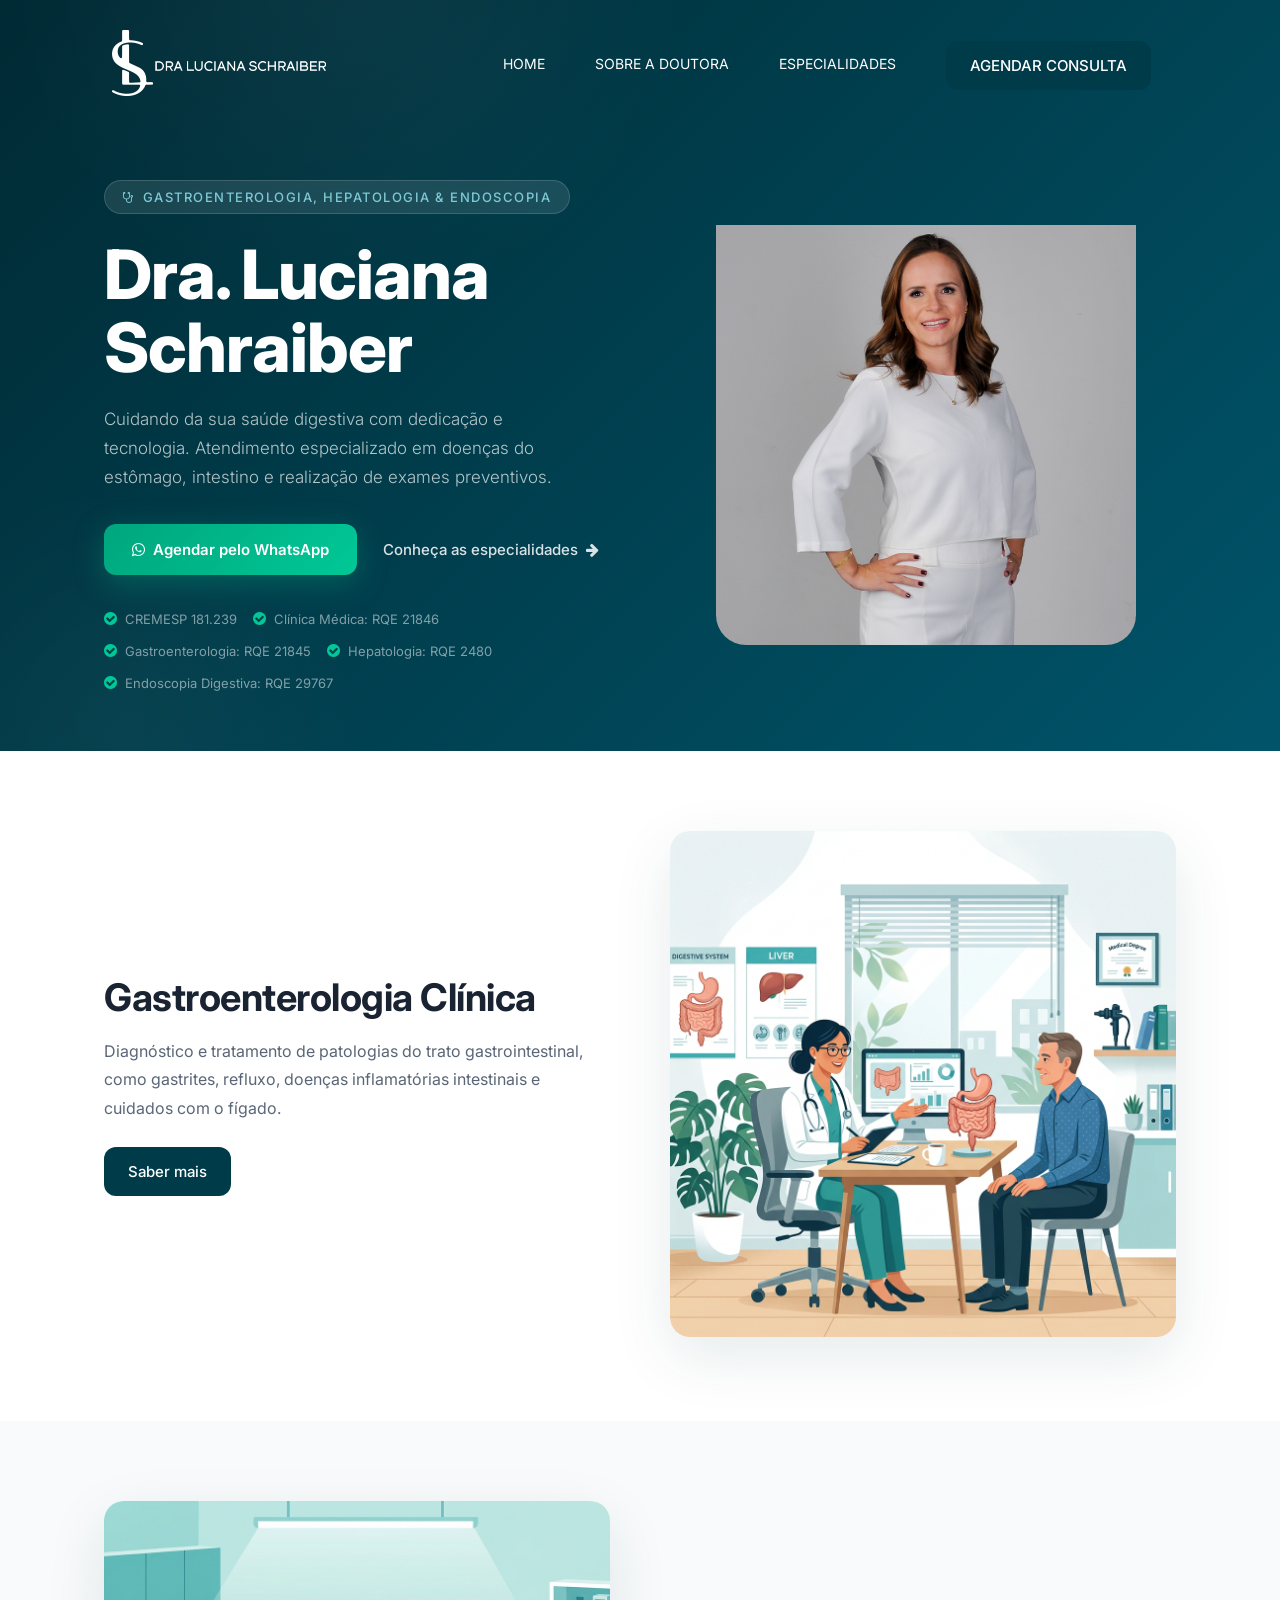
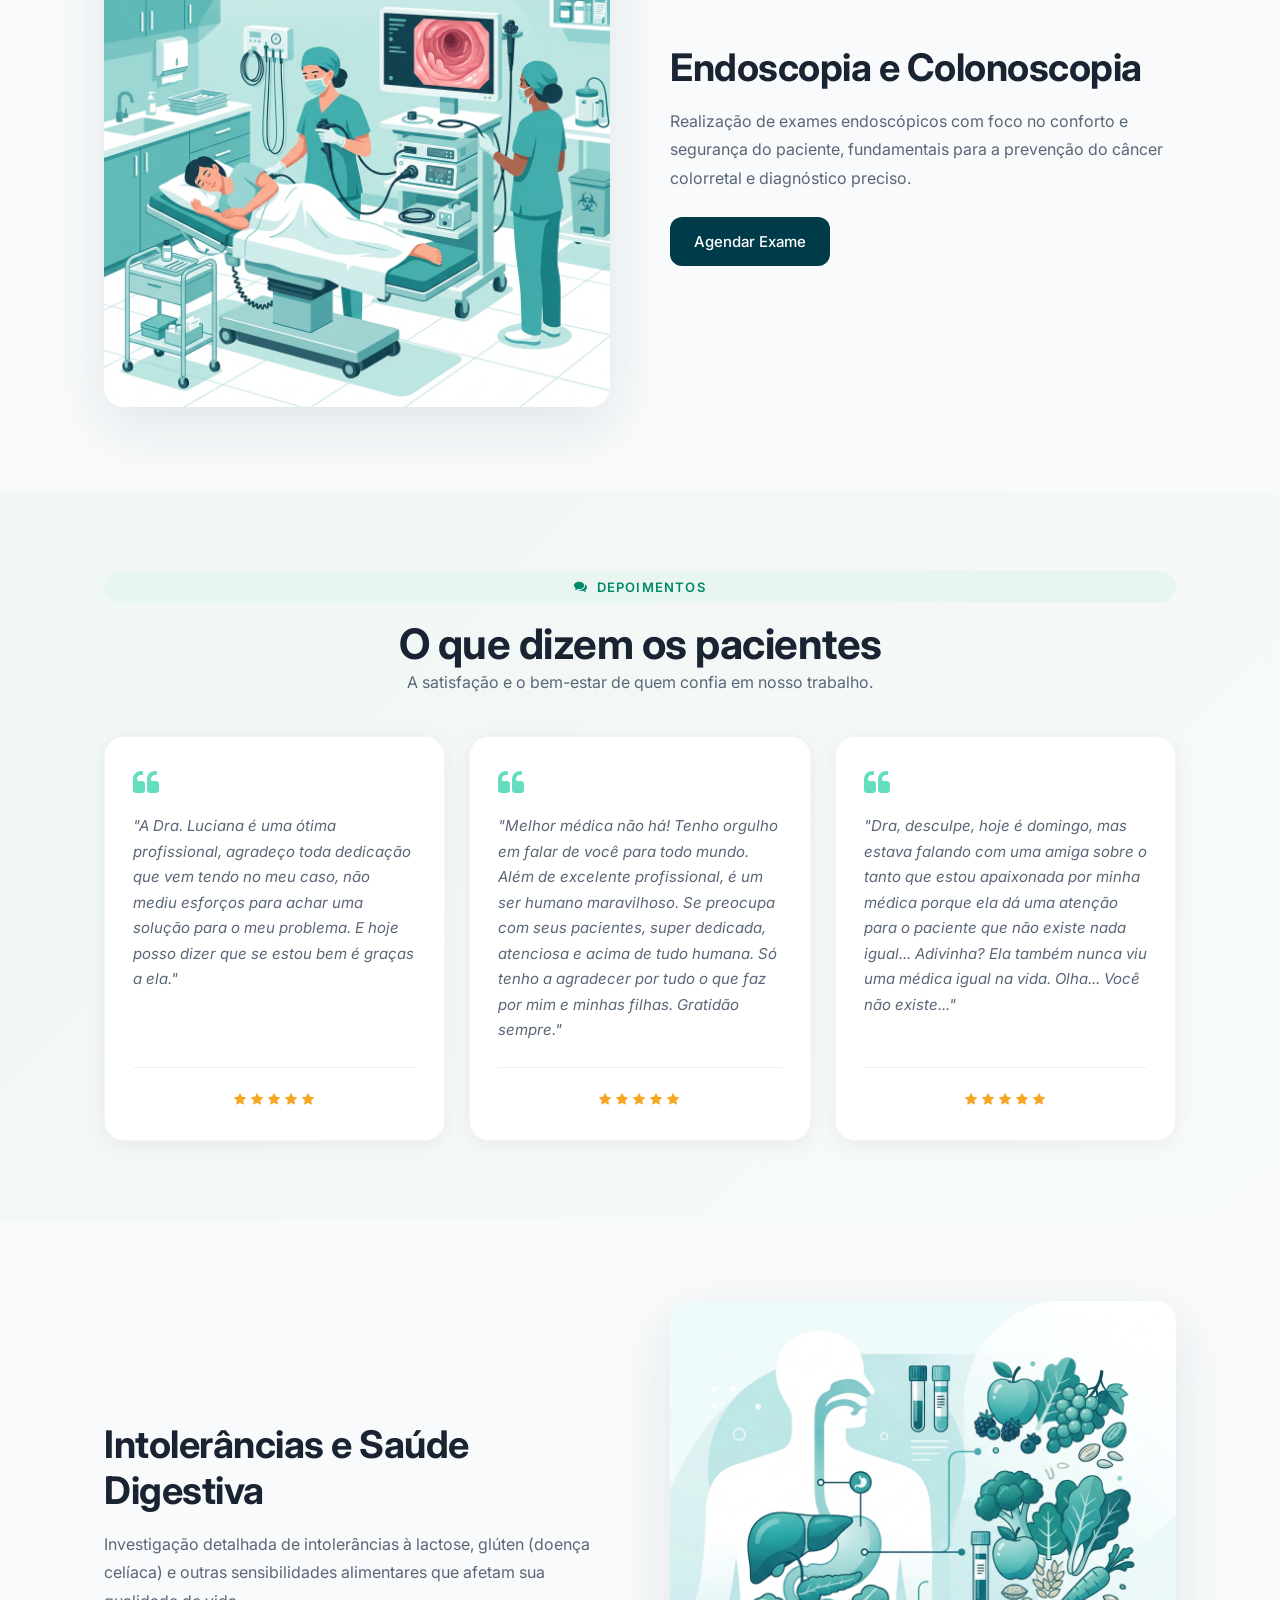
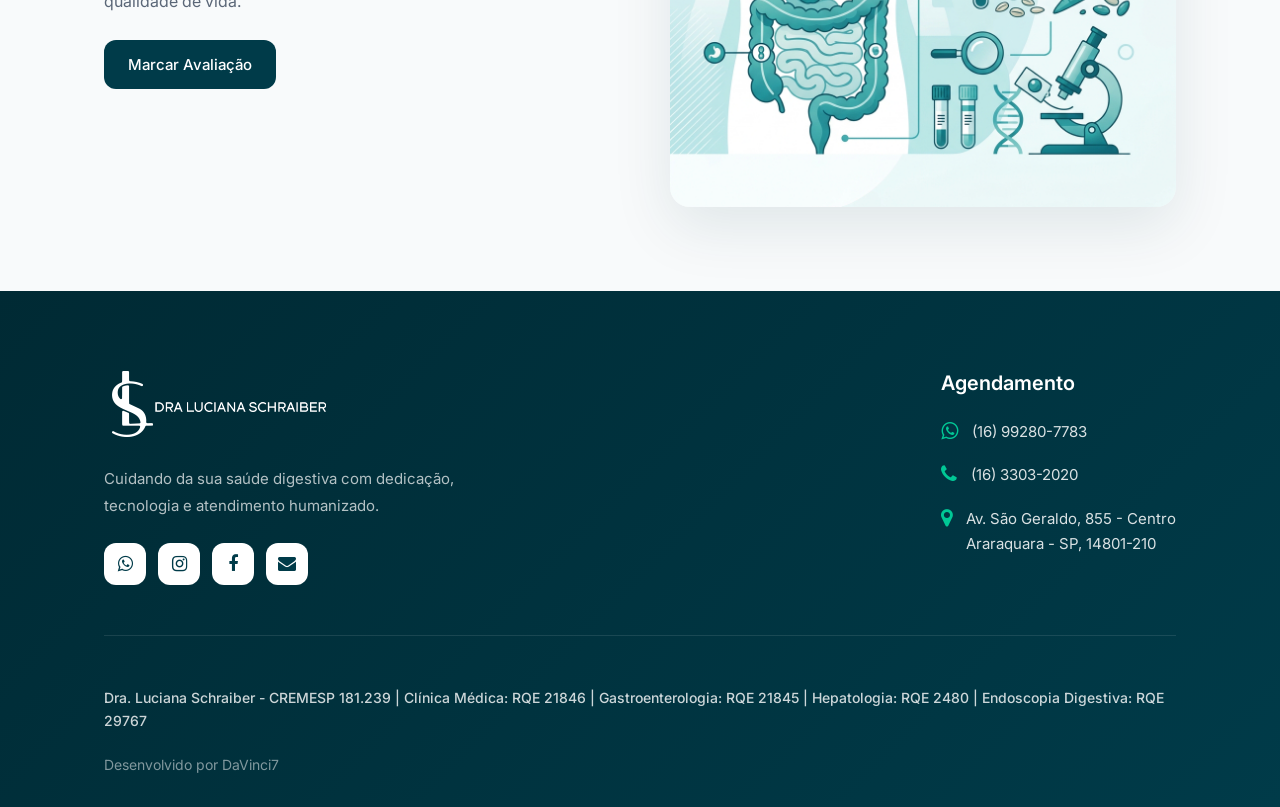
<file: index.html>
<!DOCTYPE html>
<html lang="pt-br">

<head>
    <meta charset="UTF-8">
    <meta name="viewport" content="width=device-width, initial-scale=1.0">
    <link rel="stylesheet" href="https://cdnjs.cloudflare.com/ajax/libs/font-awesome/4.7.0/css/font-awesome.css"
        integrity="sha512-5A8nwdMOWrSz20fDsjczgUidUBR8liPYU+WymTZP1lmY9G6Oc7HlZv156XqnsgNUzTyMefFTcsFH/tnJE/+xBg=="
        crossorigin="anonymous" referrerpolicy="no-referrer" />
    <link rel="stylesheet" href="CSS/style.css">
    <title>Dra. Luciana Schraiber | Gastroenterologia, Hepatologia e Endoscopia</title>
</head>

<body>
    <header class="hero-home">
        <div class="container">
            <nav>
                <a href="index.html">
                    <img src="img/img/logo.png" alt="Logo Dra. Luciana Schraiber">
                </a>
                <ul class="ul">
                    <a href="index.html">Home</a>
                    <a href="sobre.html">Sobre a Doutora</a>
                    <a href="servicos.html">Especialidades</a>
                    <a class="btn" href="contato.html">Agendar Consulta</a>
                    <div class="close-icon" onclick="closeMenu()">
                        <i class="fa fa-times-circle"></i>
                    </div>
                </ul>
                <div class="menu-icon" onclick="openMenu()">
                    <i class="fa fa-bars"></i>
                </div>
            </nav>

            <section class="hero-banner">
                <div class="hero-text">
                    <span class="hero-tag"><i class="fa fa-stethoscope"></i> Gastroenterologia, Hepatologia & Endoscopia</span>
                    <h1>Dra. Luciana<br>Schraiber</h1>
                    <p>Cuidando da sua saúde digestiva com dedicação e tecnologia. Atendimento especializado em doenças
                        do estômago, intestino e realização de exames preventivos.</p>
                    <div class="hero-cta">
                        <a href="" class="btn animate-btn" onclick="enviarMensagemWhatsApp()"><i class="fa fa-whatsapp"></i> Agendar pelo WhatsApp</a>
                        <a href="servicos.html" class="btn-outline">Conheça as especialidades <i class="fa fa-arrow-right"></i></a>
                    </div>
                    <div class="hero-badges">
                        <div class="badge-item">
                            <i class="fa fa-check-circle"></i>
                            <span>CREMESP 181.239</span>
                        </div>
                        <div class="badge-item">
                            <i class="fa fa-check-circle"></i>
                            <span>Clínica Médica: RQE 21846</span>
                        </div>
                        <div class="badge-item">
                            <i class="fa fa-check-circle"></i>
                            <span>Gastroenterologia: RQE 21845</span>
                        </div>
                        <div class="badge-item">
                            <i class="fa fa-check-circle"></i>
                            <span>Hepatologia: RQE 2480</span>
                        </div>
                        <div class="badge-item">
                            <i class="fa fa-check-circle"></i>
                            <span>Endoscopia Digestiva: RQE 29767</span>
                        </div>
                    </div>
                </div>
                <div class="hero-image">
                    <div class="hero-image-wrapper">
                        <img src="img/img/dra-luciana.png" alt="Dra. Luciana Schraiber - Gastroenterologista">
                    </div>
                    <!--
                    <div class="hero-float-card card-top">
                        <i class="fa fa-heartbeat"></i>
                        <div>
                            <strong>+5.000</strong>
                            <span>Pacientes atendidos</span>
                        </div>
                    </div>
                    <div class="hero-float-card card-bottom">
                        <i class="fa fa-calendar-check-o"></i>
                        <div>
                            <strong>+10 anos</strong>
                            <span>de experiência</span>
                        </div>
                    </div>
                    -->
                </div>
            </section>
        </div>
    </header>

    <section class="faca-mais">
        <div class="container">
            <div class="faca-mais-text">
                <h3>Gastroenterologia Clínica</h3>
                <p>Diagnóstico e tratamento de patologias do trato gastrointestinal, como gastrites, refluxo, doenças
                    inflamatórias intestinais e cuidados com o fígado.</p>
                <a href="contato.html" class="btn animate-btn">Saber mais</a>
            </div>
            <div class="faca-mais-img">
                <img src="img/img/gastro-clinica.png" alt="Consulta de Gastroenterologia">
            </div>
        </div>
    </section>


    <section class="faca-mais">
        <div class="container">
            <div class="faca-mais-img">
                <img src="img/img/endoscopia.png" alt="Procedimento de Endoscopia e Colonoscopia">
            </div>
            <div class="faca-mais-text">
                <h3>Endoscopia e Colonoscopia</h3>
                <p>Realização de exames endoscópicos com foco no conforto e segurança do paciente, fundamentais para a
                    prevenção do câncer colorretal e diagnóstico preciso.</p>
                <a href="contato.html" class="btn animate-btn">Agendar Exame</a>
            </div>
        </div>
    </section>


    <section class="depoimentos">
        <div class="container">
            <span class="section-tag"><i class="fa fa-comments"></i> Depoimentos</span>
            <h3>O que dizem os pacientes</h3>
            <p>A satisfação e o bem-estar de quem confia em nosso trabalho.</p>
            <div class="cards">

                <!-- CARD 1 -->
                <div class="card-item">
                    <div class="card-quote"><i class="fa fa-quote-left"></i></div>
                    <p class="depoimento-user">"A Dra. Luciana é uma ótima profissional, agradeço toda dedicação que vem tendo no meu caso, não mediu esforços para achar uma solução para o meu problema. E hoje posso dizer que se estou bem é graças a ela."</p>
                    <div class="card-footer" style="justify-content: center;">
                        <div class="estrelas">
                            <i class="fa fa-star" aria-hidden="true"></i>
                            <i class="fa fa-star" aria-hidden="true"></i>
                            <i class="fa fa-star" aria-hidden="true"></i>
                            <i class="fa fa-star" aria-hidden="true"></i>
                            <i class="fa fa-star" aria-hidden="true"></i>
                        </div>
                    </div>
                </div>

                <!-- CARD 2 -->
                <div class="card-item">
                    <div class="card-quote"><i class="fa fa-quote-left"></i></div>
                    <p class="depoimento-user">"Melhor médica não há! Tenho orgulho em falar de você para todo mundo. Além de excelente profissional, é um ser humano maravilhoso. Se preocupa com seus pacientes, super dedicada, atenciosa e acima de tudo humana. Só tenho a agradecer por tudo o que faz por mim e minhas filhas. Gratidão sempre."</p>
                    <div class="card-footer" style="justify-content: center;">
                        <div class="estrelas">
                            <i class="fa fa-star" aria-hidden="true"></i>
                            <i class="fa fa-star" aria-hidden="true"></i>
                            <i class="fa fa-star" aria-hidden="true"></i>
                            <i class="fa fa-star" aria-hidden="true"></i>
                            <i class="fa fa-star" aria-hidden="true"></i>
                        </div>
                    </div>
                </div>

                <!-- CARD 3 -->
                <div class="card-item">
                    <div class="card-quote"><i class="fa fa-quote-left"></i></div>
                    <p class="depoimento-user">"Dra, desculpe, hoje é domingo, mas estava falando com uma amiga sobre o tanto que estou apaixonada por minha médica porque ela dá uma atenção para o paciente que não existe nada igual... Adivinha? Ela também nunca viu uma médica igual na vida. Olha... Você não existe..."</p>
                    <div class="card-footer" style="justify-content: center;">
                        <div class="estrelas">
                            <i class="fa fa-star" aria-hidden="true"></i>
                            <i class="fa fa-star" aria-hidden="true"></i>
                            <i class="fa fa-star" aria-hidden="true"></i>
                            <i class="fa fa-star" aria-hidden="true"></i>
                            <i class="fa fa-star" aria-hidden="true"></i>
                        </div>
                    </div>
                </div>
            </div>
        </div>
    </section>


    <!--
    <section class="clientes">
        <div class="container">
            <span class="section-tag"><i class="fa fa-shield"></i> Convênios</span>
            <h3>Convênios Atendidos</h3>
            <p>Trabalhamos com os principais planos de saúde para facilitar seu acesso.</p>
            <div class="logos-grid">
                <div class="logo-item">
                    <img src="img/img/unimed.png" alt="Unimed">
                </div>
                <div class="logo-item">
                    <img src="img/img/bradesco.png" alt="Bradesco Saúde">
                </div>
                <div class="logo-item">
                    <img src="img/img/sulamerica.png" alt="SulAmérica">
                </div>
                <div class="logo-item">
                    <img src="img/img/amil.png" alt="Amil">
                </div>
            </div>
        </div>
    </section>
    -->


    <section class="faca-mais">
        <div class="container">
            <div class="faca-mais-text">
                <h3>Intolerâncias e Saúde Digestiva</h3>
                <p>Investigação detalhada de intolerâncias à lactose, glúten (doença celíaca) e outras sensibilidades
                    alimentares que afetam sua qualidade de vida.</p>
                <a href="contato.html" class="btn animate-btn">Marcar Avaliação</a>
            </div>
            <div class="faca-mais-img">
                <img src="img/img/saude-digestiva.png" alt="Saúde Digestiva e Intolerâncias">
            </div>
        </div>
    </section>


    <footer class="footer">
        <div class="container">
            <div class="footer-content">
                <div class="footer-brand">
                    <img src="img/img/logo.png" alt="Logo Dra. Luciana Schraiber" class="footer-logo">
                    <p>Cuidando da sua saúde digestiva com dedicação, tecnologia e atendimento humanizado.</p>
                    <div class="links">
                        <a href="https://wa.me/5516992807783" target="_blank" aria-label="WhatsApp"> <i class="fa fa-whatsapp"></i> </a>
                        <a href="https://www.instagram.com/scopia.endoscopia/" target="_blank" aria-label="Instagram"> <i class="fa fa-instagram"></i> </a>
                        <a href="https://www.facebook.com/share/1bHiFmFARU/" target="_blank" aria-label="Facebook"> <i class="fa fa-facebook"></i> </a>
                        <a href="mailto:clinicabedran_schraiber@outlook.com" aria-label="E-mail"> <i class="fa fa-envelope"></i> </a>
                    </div>
                </div>
                <div class="footer-contact">
                    <h4>Agendamento</h4>
                    <p><i class="fa fa-whatsapp"></i> (16) 99280-7783</p>
                    <p><i class="fa fa-phone"></i> (16) 3303-2020</p>
                    <p><i class="fa fa-map-marker"></i> Av. São Geraldo, 855 - Centro<br>Araraquara - SP, 14801-210</p>
                </div>
            </div>
            <div class="footer-bottom">
                <p>Dra. Luciana Schraiber - CREMESP 181.239 | Clínica Médica: RQE 21846 | Gastroenterologia: RQE 21845 | Hepatologia: RQE 2480 | Endoscopia Digestiva: RQE 29767</p>
                <p>Desenvolvido por DaVinci7</p>
            </div>
        </div>
    </footer>

    <script src="js/main.js"></script>
</body>

</html>
</file>
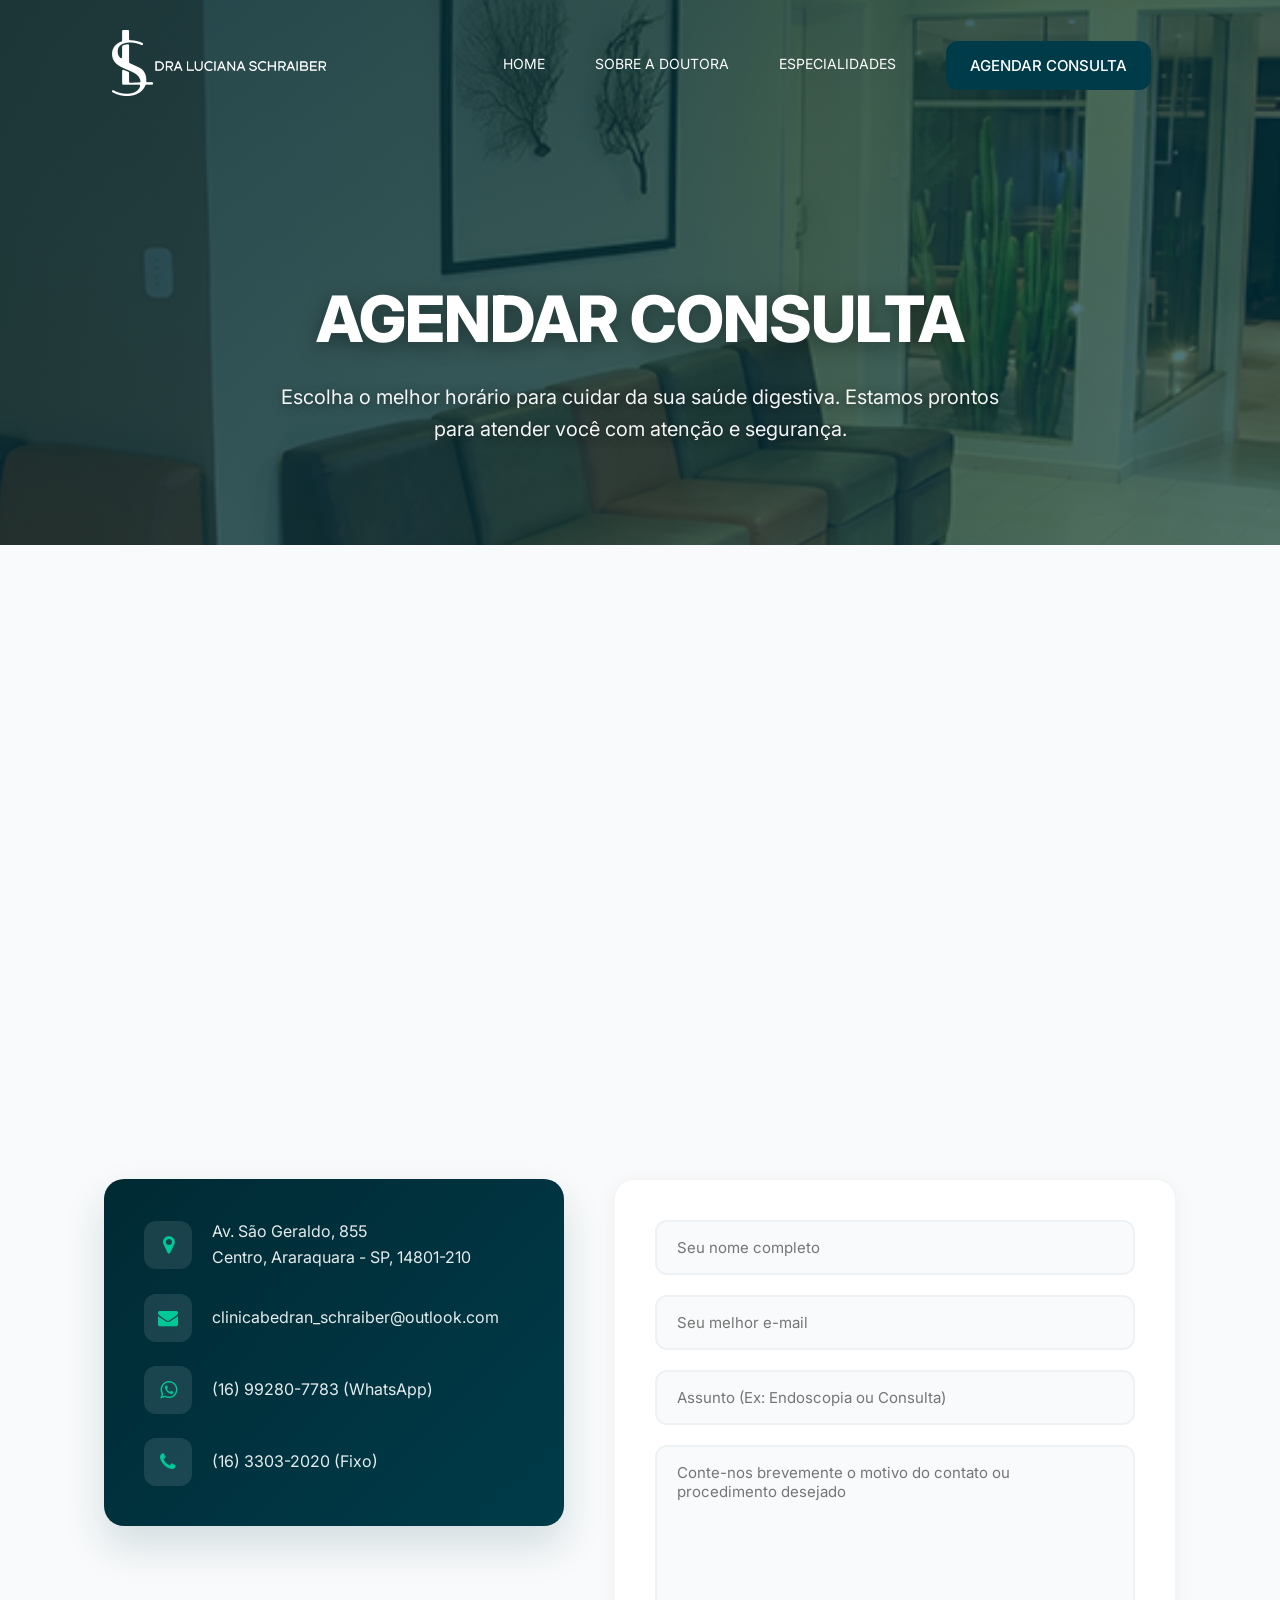
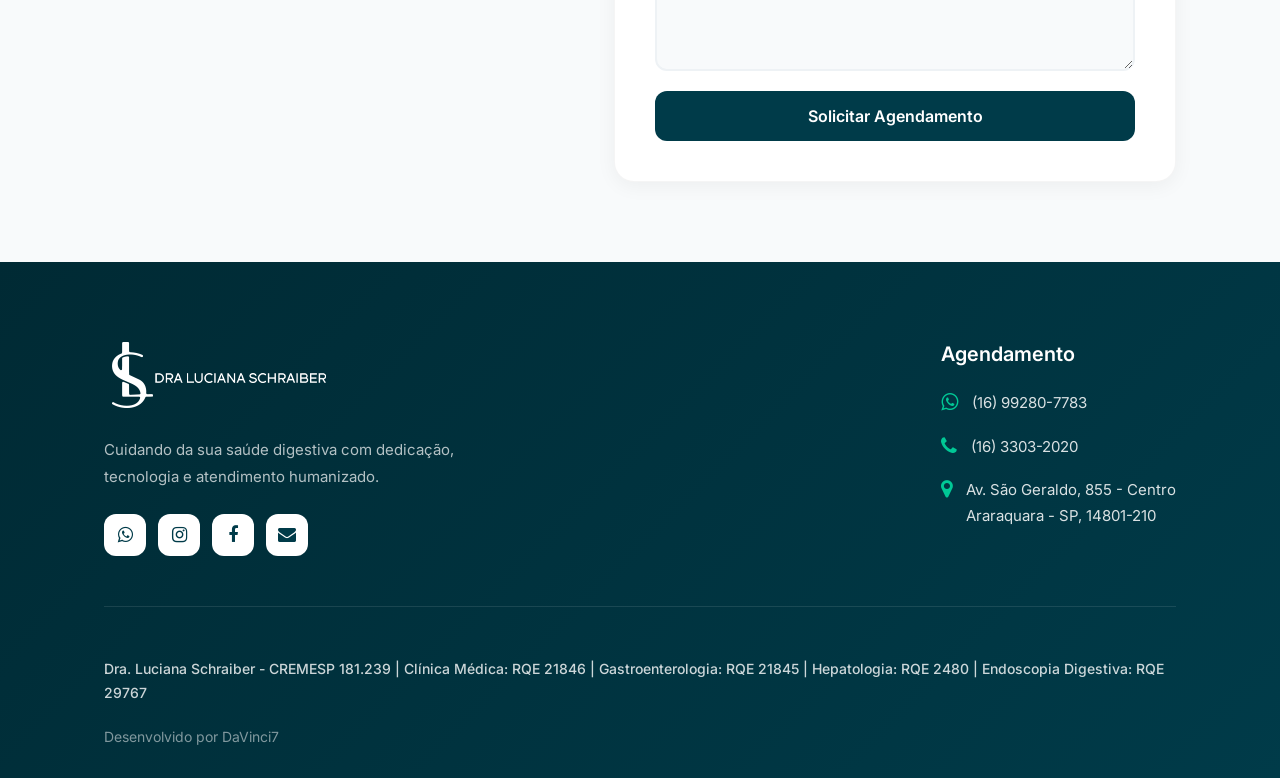
<file: contato.html>
<!DOCTYPE html>
<html lang="pt-br">

<head>
    <meta charset="UTF-8">
    <meta name="viewport" content="width=device-width, initial-scale=1.0">
    <link rel="stylesheet" href="https://cdnjs.cloudflare.com/ajax/libs/font-awesome/4.7.0/css/font-awesome.css"
        integrity="sha512-5A8nwdMOWrSz20fDsjczgUidUBR8liPYU+WymTZP1lmY9G6Oc7HlZv156XqnsgNUzTyMefFTcsFH/tnJE/+xBg=="
        crossorigin="anonymous" referrerpolicy="no-referrer" />
    <link rel="stylesheet" href="CSS/style.css">
    <title>Agendar Consulta | Dra. Luciana Schraiber</title>
</head>

<body>
    <header style="background-image: url('img/img/banner-contato-novo.png'); background-position: center; background-size: cover;">
        <div class="container">
            <nav>
                <a href="index.html">
                    <img src="img/img/logo.png" alt="Logo Dra. Luciana Schraiber">
                </a>
                <ul class="ul">
                    <a href="index.html">Home</a>
                    <a href="sobre.html">Sobre a Doutora</a>
                    <a href="servicos.html">Especialidades</a>
                    <a class="btn" href="contato.html">Agendar Consulta</a>
                    <div class="close-icon" onclick="closeMenu()">
                        <i class="fa fa-times-circle"></i>
                    </div>
                </ul>
                <div class="menu-icon" onclick="openMenu()">
                    <i class="fa fa-bars"></i>
                </div>
            </nav>

            <section class="banner">
                <div class="banner-text">
                    <h1>AGENDAR CONSULTA</h1>
                    <p>Escolha o melhor horário para cuidar da sua saúde digestiva. Estamos prontos para atender você
                        com atenção e segurança.</p>
                </div>
            </section>
        </div>
    </header>


    <section class="contato">
        <div class="container">
            <div class="mapa">
                <iframe
                    src="https://maps.google.com/maps?q=Av.%20S%C3%A3o%20Geraldo,%20855%20-%20Centro,%20Araraquara%20-%20SP,%2014801-210&t=&z=15&ie=UTF8&iwloc=&output=embed"
                    width="100%" height="500" style="border:0;" allowfullscreen="" loading="lazy"
                    referrerpolicy="no-referrer-when-downgrade"></iframe>
            </div>
            <div class="contato-info">
                <div class="left-side">
                    <div>
                        <i class="fa fa-map-marker"></i>
                        <p>Av. São Geraldo, 855<br>Centro, Araraquara - SP, 14801-210</p>
                    </div>
                    <div>
                        <i class="fa fa-envelope"></i>
                        <p>clinicabedran_schraiber@outlook.com</p>
                    </div>
                    <div>
                        <i class="fa fa-whatsapp"></i>
                        <p>(16) 99280-7783 (WhatsApp)</p>
                    </div>
                    <div>
                        <i class="fa fa-phone"></i>
                        <p>(16) 3303-2020 (Fixo)</p>
                    </div>
                </div>
                <div class="right-side">
                    <form id="formulario-contato">
                        <input type="text" id="nome" placeholder="Seu nome completo" required>
                        <input type="email" id="email" placeholder="Seu melhor e-mail" required>
                        <input type="text" id="assunto" placeholder="Assunto (Ex: Endoscopia ou Consulta)" required>
                        <textarea id="mensagem" cols="30" rows="10"
                            placeholder="Conte-nos brevemente o motivo do contato ou procedimento desejado"
                            required></textarea>
                        <button type="button" class="btn" onclick="enviarFormWhatsApp()">Solicitar Agendamento</button>

                    </form>
                </div>
            </div>
        </div>
    </section>


    <footer class="footer">
        <div class="container">
            <div class="footer-content">
                <div class="footer-brand">
                    <img src="img/img/logo.png" alt="Logo Dra. Luciana Schraiber" class="footer-logo">
                    <p>Cuidando da sua saúde digestiva com dedicação, tecnologia e atendimento humanizado.</p>
                    <div class="links">
                        <a href="https://wa.me/5516992807783" target="_blank" aria-label="WhatsApp"> <i class="fa fa-whatsapp"></i> </a>
                        <a href="https://www.instagram.com/scopia.endoscopia/" target="_blank" aria-label="Instagram"> <i class="fa fa-instagram"></i> </a>
                        <a href="https://www.facebook.com/share/1bHiFmFARU/" target="_blank" aria-label="Facebook"> <i class="fa fa-facebook"></i> </a>
                        <a href="mailto:clinicabedran_schraiber@outlook.com" aria-label="E-mail"> <i class="fa fa-envelope"></i> </a>
                    </div>
                </div>
                <div class="footer-contact">
                    <h4>Agendamento</h4>
                    <p><i class="fa fa-whatsapp"></i> (16) 99280-7783</p>
                    <p><i class="fa fa-phone"></i> (16) 3303-2020</p>
                    <p><i class="fa fa-map-marker"></i> Av. São Geraldo, 855 - Centro<br>Araraquara - SP, 14801-210</p>
                </div>
            </div>
            <div class="footer-bottom">
                <p>Dra. Luciana Schraiber - CREMESP 181.239 | Clínica Médica: RQE 21846 | Gastroenterologia: RQE 21845 | Hepatologia: RQE 2480 | Endoscopia Digestiva: RQE 29767</p>
                <p>Desenvolvido por DaVinci7</p>
            </div>
        </div>
    </footer>

    <script src="js/main.js"></script>
</body>

</html>
</file>
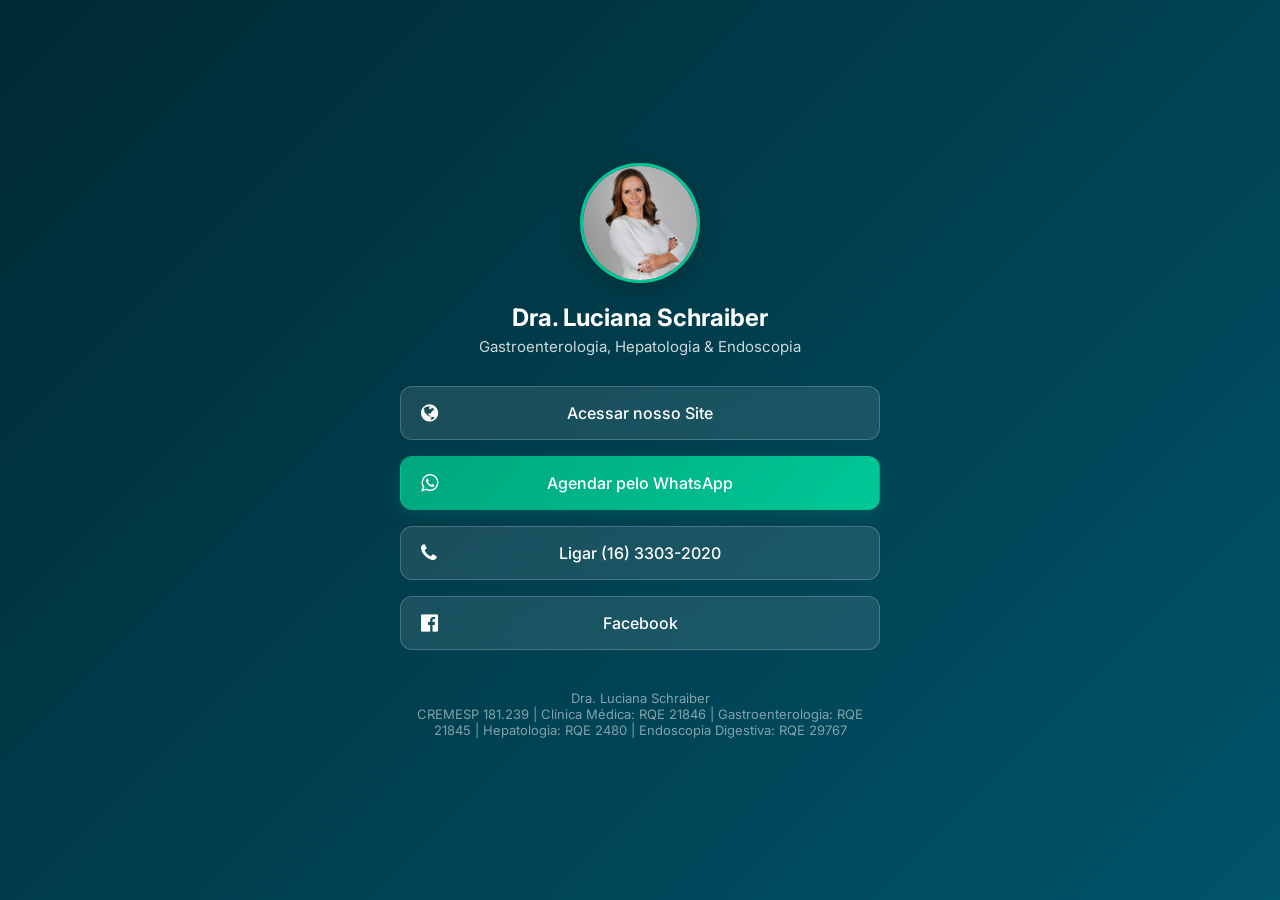
<file: link.html>
<!DOCTYPE html>
<html lang="pt-br">

<head>
    <meta charset="UTF-8">
    <meta name="viewport" content="width=device-width, initial-scale=1.0">
    <link rel="stylesheet" href="https://cdnjs.cloudflare.com/ajax/libs/font-awesome/4.7.0/css/font-awesome.css"
        integrity="sha512-5A8nwdMOWrSz20fDsjczgUidUBR8liPYU+WymTZP1lmY9G6Oc7HlZv156XqnsgNUzTyMefFTcsFH/tnJE/+xBg=="
        crossorigin="anonymous" referrerpolicy="no-referrer" />
    <link href="https://fonts.googleapis.com/css2?family=Inter:wght@100..900&display=swap" rel="stylesheet">
    <title>Links | Dra. Luciana Schraiber</title>
    <style>
        * {
            margin: 0;
            padding: 0;
            box-sizing: border-box;
            text-decoration: none;
            outline: none;
            font-family: "Inter", sans-serif;
        }

        body {
            background: linear-gradient(135deg, #002a34 0%, #003b49 40%, #00546a 100%);
            color: white;
            min-height: 100vh;
            display: flex;
            justify-content: center;
            align-items: center;
            padding: 40px 20px;
        }

        .linktree-container {
            width: 100%;
            max-width: 480px;
            display: flex;
            flex-direction: column;
            align-items: center;
        }

        .profile-img {
            width: 120px;
            height: 120px;
            border-radius: 50%;
            object-fit: cover;
            border: 3px solid #00c896;
            margin-bottom: 20px;
            box-shadow: 0 8px 25px rgba(0, 0, 0, 0.2);
        }

        .profile-name {
            font-size: 24px;
            font-weight: 700;
            margin-bottom: 5px;
            text-align: center;
        }

        .profile-desc {
            font-size: 15px;
            color: rgba(255, 255, 255, 0.8);
            margin-bottom: 30px;
            text-align: center;
        }

        .links-wrapper {
            width: 100%;
            display: flex;
            flex-direction: column;
            gap: 16px;
        }

        .link-btn {
            display: flex;
            align-items: center;
            justify-content: center;
            width: 100%;
            background-color: rgba(255, 255, 255, 0.1);
            border: 1px solid rgba(255, 255, 255, 0.2);
            color: white;
            padding: 16px 20px;
            border-radius: 12px;
            font-size: 16px;
            font-weight: 500;
            transition: all 0.3s ease;
            position: relative;
            backdrop-filter: blur(10px);
            -webkit-backdrop-filter: blur(10px);
        }

        .link-btn i {
            position: absolute;
            left: 20px;
            font-size: 20px;
        }

        .link-btn:hover {
            background-color: #00c896;
            border-color: #00c896;
            transform: translateY(-3px);
            box-shadow: 0 8px 20px rgba(0, 200, 150, 0.3);
            color: white;
        }
        
        .whatsapp-btn {
            background: linear-gradient(135deg, #00a67e, #00c896);
            border-color: transparent;
            box-shadow: 0 4px 15px rgba(0, 166, 126, 0.2);
        }

        .whatsapp-btn:hover {
            background: linear-gradient(135deg, #00c896, #00a67e);
            border-color: transparent;
        }

        .footer-text {
            margin-top: 40px;
            font-size: 13px;
            color: rgba(255, 255, 255, 0.5);
            text-align: center;
        }
    </style>
</head>

<body>
    <div class="linktree-container">
        <!-- Logo -->
        <img src="img/img/sobre-doutora-nova.png" alt="Dra. Luciana Schraiber" class="profile-img">
        
        <h1 class="profile-name">Dra. Luciana Schraiber</h1>
        <p class="profile-desc">Gastroenterologia, Hepatologia & Endoscopia</p>

        <div class="links-wrapper">
            <!-- Site Home -->
            <a href="index.html" class="link-btn">
                <i class="fa fa-globe"></i> Acessar nosso Site
            </a>

            <!-- WhatsApp -->
            <a href="https://wa.me/5516992807783" class="link-btn whatsapp-btn" target="_blank">
                <i class="fa fa-whatsapp"></i> Agendar pelo WhatsApp
            </a>
            
            <!-- Telefone Fixo -->
            <a href="tel:+551633032020" class="link-btn">
                <i class="fa fa-phone"></i> Ligar (16) 3303-2020
            </a>
            
            <!-- Facebook -->
            <a href="https://www.facebook.com/share/1bHiFmFARU/" class="link-btn" target="_blank">
                <i class="fa fa-facebook-official"></i> Facebook
            </a>
        </div>

        <div class="footer-text">
            Dra. Luciana Schraiber <br> CREMESP 181.239 | Clínica Médica: RQE 21846 | Gastroenterologia: RQE 21845 | Hepatologia: RQE 2480 | Endoscopia Digestiva: RQE 29767
        </div>
    </div>
</body>

</html>
</file>
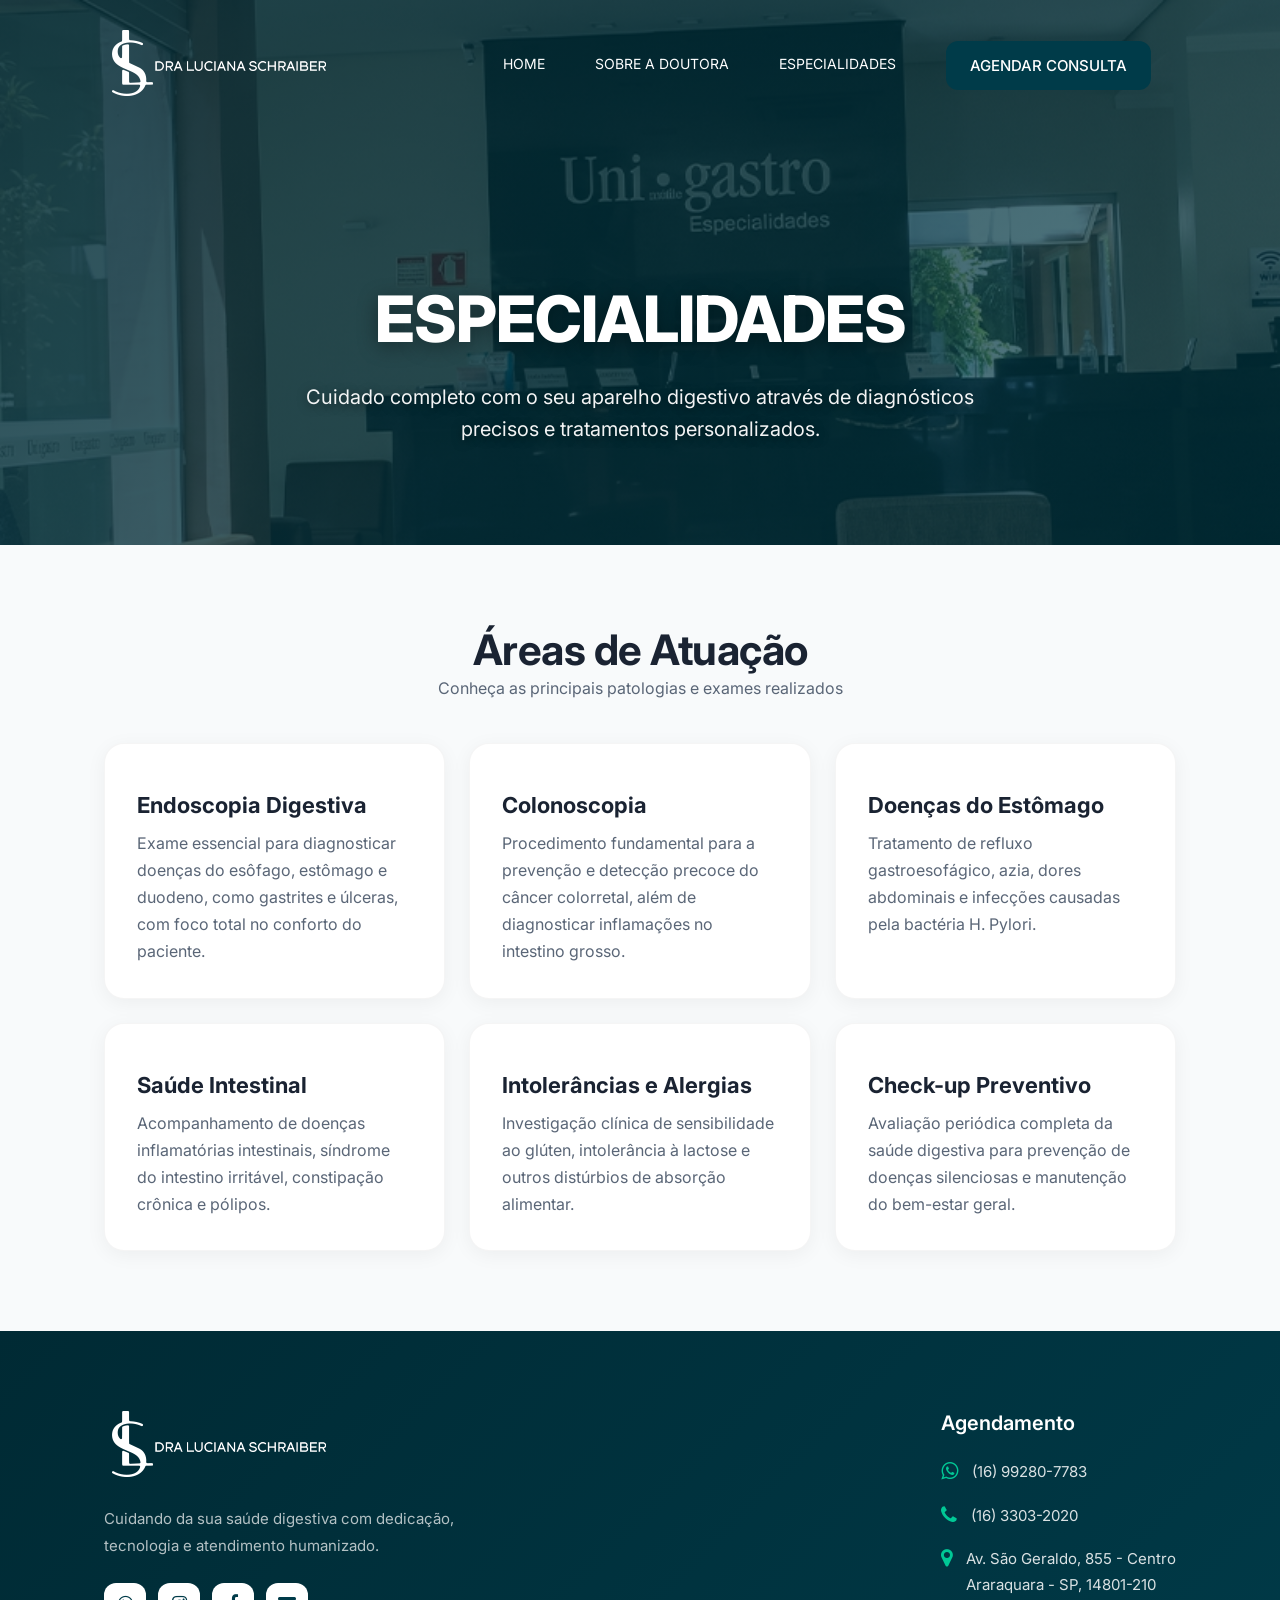
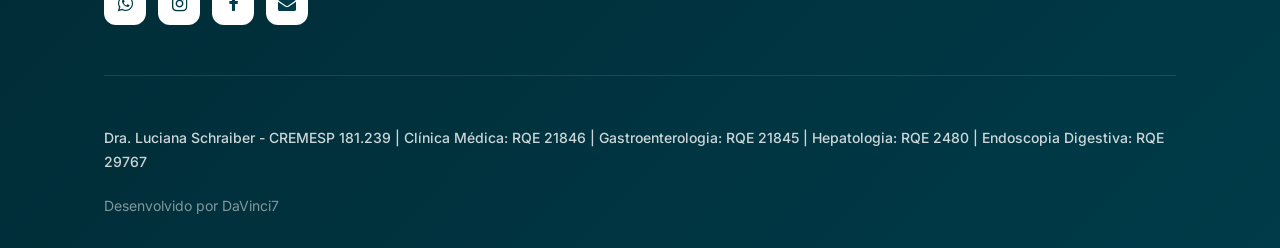
<file: servicos.html>
<!DOCTYPE html>
<html lang="pt-br">

<head>
    <meta charset="UTF-8">
    <meta name="viewport" content="width=device-width, initial-scale=1.0">
    <link rel="stylesheet" href="https://cdnjs.cloudflare.com/ajax/libs/font-awesome/4.7.0/css/font-awesome.css"
        integrity="sha512-5A8nwdMOWrSz20fDsjczgUidUBR8liPYU+WymTZP1lmY9G6Oc7HlZv156XqnsgNUzTyMefFTcsFH/tnJE/+xBg=="
        crossorigin="anonymous" referrerpolicy="no-referrer" />
    <link rel="stylesheet" href="CSS/style.css">
    <title>Especialidades | Dra. Luciana Schraiber</title>
</head>

<body>
    <header style="background-image: url('img/img/banner-servicos-novo.png'); background-position: center; background-size: cover;">
        <div class="container">
            <nav>
                <a href="index.html">
                    <img src="img/img/logo.png" alt="Logo Dra. Luciana Schraiber">
                </a>
                <ul class="ul">
                    <a href="index.html">Home</a>
                    <a href="sobre.html">Sobre a Doutora</a>
                    <a href="servicos.html">Especialidades</a>
                    <a class="btn" href="contato.html">Agendar Consulta</a>
                    <div class="close-icon" onclick="closeMenu()">
                        <i class="fa fa-times-circle"></i>
                    </div>
                </ul>
                <div class="menu-icon" onclick="openMenu()">
                    <i class="fa fa-bars"></i>
                </div>
            </nav>

            <section class="banner">
                <div class="banner-text">
                    <h1>ESPECIALIDADES</h1>
                    <p>Cuidado completo com o seu aparelho digestivo através de diagnósticos precisos e tratamentos
                        personalizados.</p>
                </div>
            </section>
        </div>
    </header>


    <section class="servicos">
        <div class="container">
            <h3>Áreas de Atuação</h3>
            <p>Conheça as principais patologias e exames realizados</p>

            <div class="rows-cards">

                <!-- ROW CARD ITEM 1 -->
                <div class="row-card-item">
                    <h4 class="nome-servico">Endoscopia Digestiva</h4>
                    <p class="descricao-servico">Exame essencial para diagnosticar doenças do esôfago, estômago e
                        duodeno, como gastrites e úlceras, com foco total no conforto do paciente.</p>
                </div>

                <!-- ROW CARD ITEM 2 -->
                <div class="row-card-item">
                    <h4 class="nome-servico">Colonoscopia</h4>
                    <p class="descricao-servico">Procedimento fundamental para a prevenção e detecção precoce do câncer
                        colorretal, além de diagnosticar inflamações no intestino grosso.</p>
                </div>

                <!-- ROW CARD ITEM 3 -->
                <div class="row-card-item">
                    <h4 class="nome-servico">Doenças do Estômago</h4>
                    <p class="descricao-servico">Tratamento de refluxo gastroesofágico, azia, dores abdominais e
                        infecções causadas pela bactéria H. Pylori.</p>
                </div>

                <!-- ROW CARD ITEM 4 -->
                <div class="row-card-item">
                    <h4 class="nome-servico">Saúde Intestinal</h4>
                    <p class="descricao-servico">Acompanhamento de doenças inflamatórias intestinais, síndrome do
                        intestino irritável, constipação crônica e pólipos.</p>
                </div>

                <!-- ROW CARD ITEM 5 -->
                <div class="row-card-item">
                    <h4 class="nome-servico">Intolerâncias e Alergias</h4>
                    <p class="descricao-servico">Investigação clínica de sensibilidade ao glúten, intolerância à lactose
                        e outros distúrbios de absorção alimentar.</p>
                </div>

                <!-- ROW CARD ITEM 6 -->
                <div class="row-card-item">
                    <h4 class="nome-servico">Check-up Preventivo</h4>
                    <p class="descricao-servico">Avaliação periódica completa da saúde digestiva para prevenção de
                        doenças silenciosas e manutenção do bem-estar geral.</p>
                </div>

            </div>
        </div>
    </section>

    <!--<section class="dados">
        <div class="container">

            
            <div class="dados-item">
                <img src="img/img/calendar.png" alt="">
                <p>
                    <strong>+10</strong> <br>
                    Anos de Experiência
                </p>
            </div>

           
            <div class="dados-item">
                <img src="img/img/paciente.png" alt="">
                <p>
                    <strong>+5000</strong> <br>
                    Pacientes Atendidos
                </p>
            </div>

           
            <div class="dados-item">
                <img src="img/img/exames.png" alt="">
                <p>
                    <strong>+3000</strong> <br>
                    Exames Realizados
                </p>
            </div>

            
            <div class="dados-item">
                <img src="img/img/med.png" alt="">
                <p>
                    <strong>100%</strong> <br>
                    Foco no Paciente
                </p>
            </div>

        </div>
    </section>-->


    <footer class="footer">
        <div class="container">
            <div class="footer-content">
                <div class="footer-brand">
                    <img src="img/img/logo.png" alt="Logo Dra. Luciana Schraiber" class="footer-logo">
                    <p>Cuidando da sua saúde digestiva com dedicação, tecnologia e atendimento humanizado.</p>
                    <div class="links">
                        <a href="https://wa.me/5516992807783" target="_blank" aria-label="WhatsApp"> <i class="fa fa-whatsapp"></i> </a>
                        <a href="https://www.instagram.com/scopia.endoscopia/" target="_blank" aria-label="Instagram"> <i class="fa fa-instagram"></i> </a>
                        <a href="https://www.facebook.com/share/1bHiFmFARU/" target="_blank" aria-label="Facebook"> <i class="fa fa-facebook"></i> </a>
                        <a href="mailto:clinicabedran_schraiber@outlook.com" aria-label="E-mail"> <i class="fa fa-envelope"></i> </a>
                    </div>
                </div>
                <div class="footer-contact">
                    <h4>Agendamento</h4>
                    <p><i class="fa fa-whatsapp"></i> (16) 99280-7783</p>
                    <p><i class="fa fa-phone"></i> (16) 3303-2020</p>
                    <p><i class="fa fa-map-marker"></i> Av. São Geraldo, 855 - Centro<br>Araraquara - SP, 14801-210</p>
                </div>
            </div>
            <div class="footer-bottom">
                <p>Dra. Luciana Schraiber - CREMESP 181.239 | Clínica Médica: RQE 21846 | Gastroenterologia: RQE 21845 | Hepatologia: RQE 2480 | Endoscopia Digestiva: RQE 29767</p>
                <p>Desenvolvido por DaVinci7</p>
            </div>
        </div>
    </footer>

    <script src="js/main.js"></script>
</body>

</html>
</file>
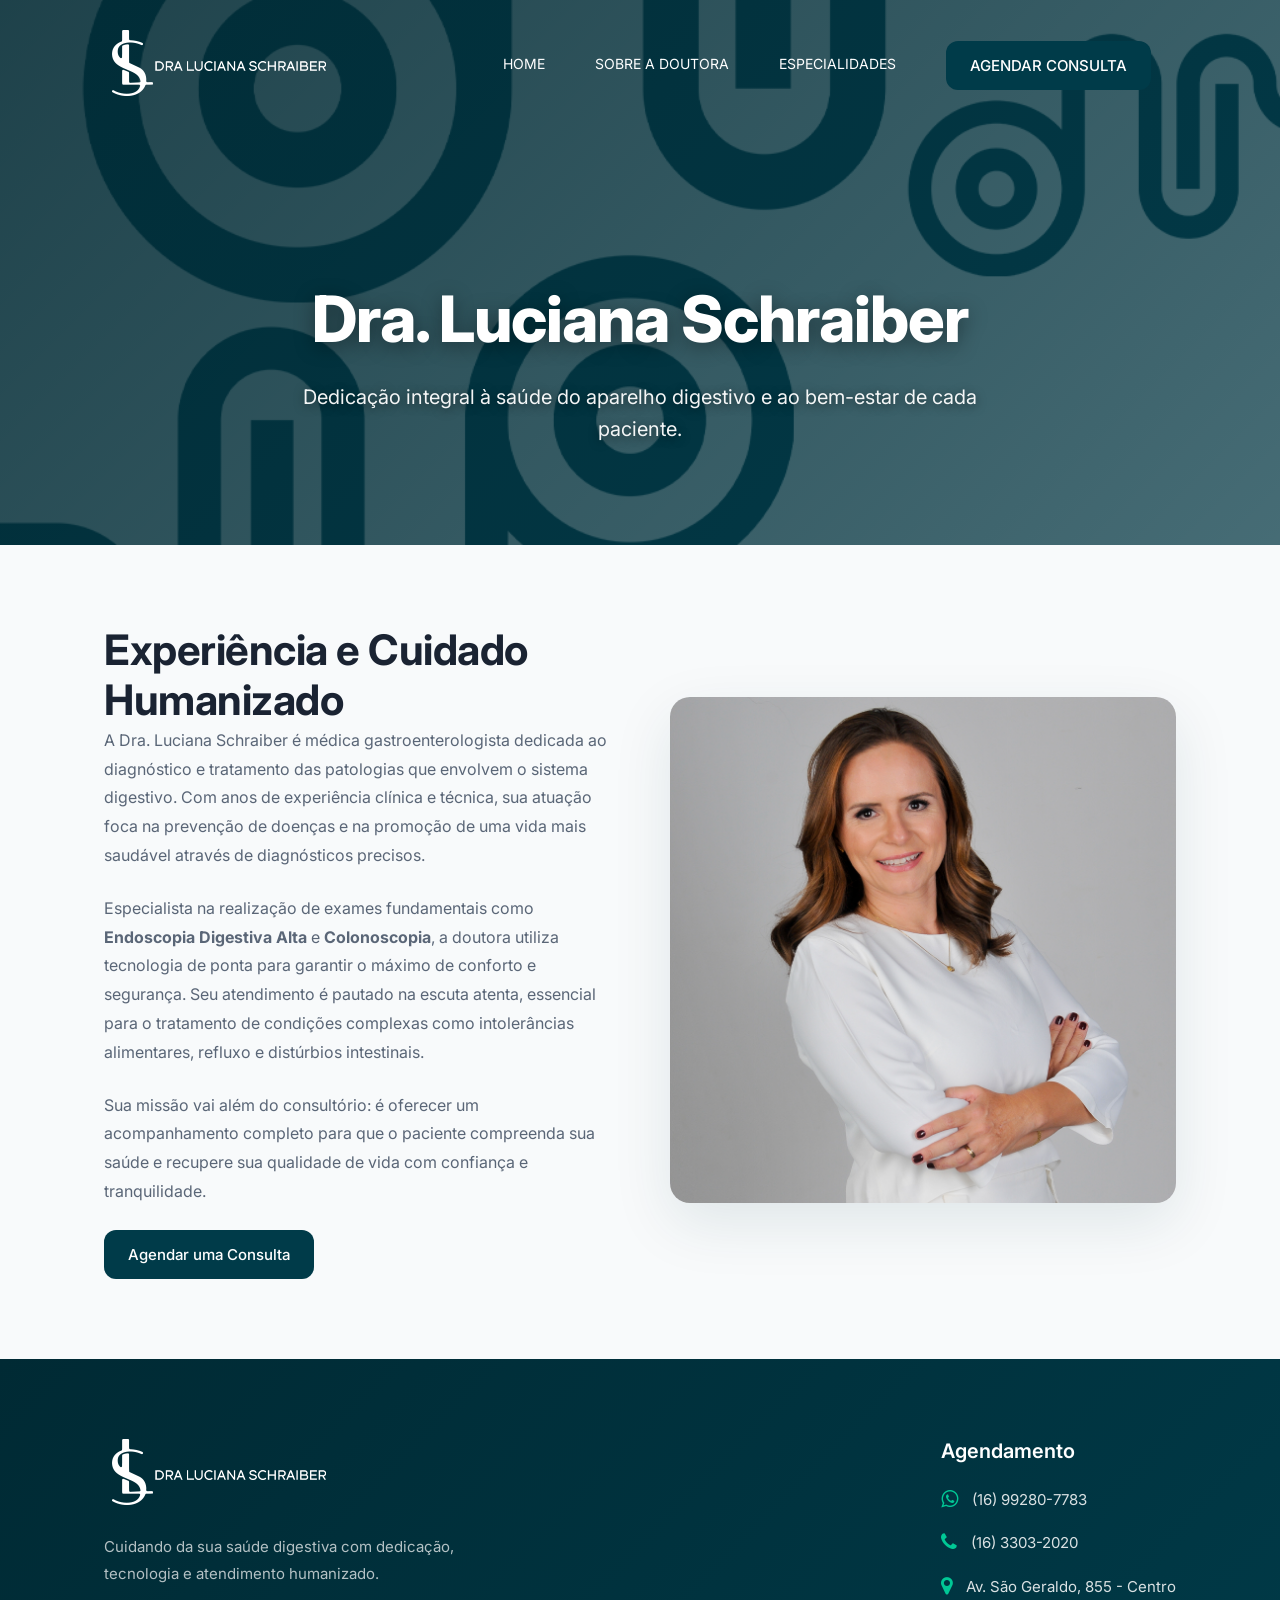
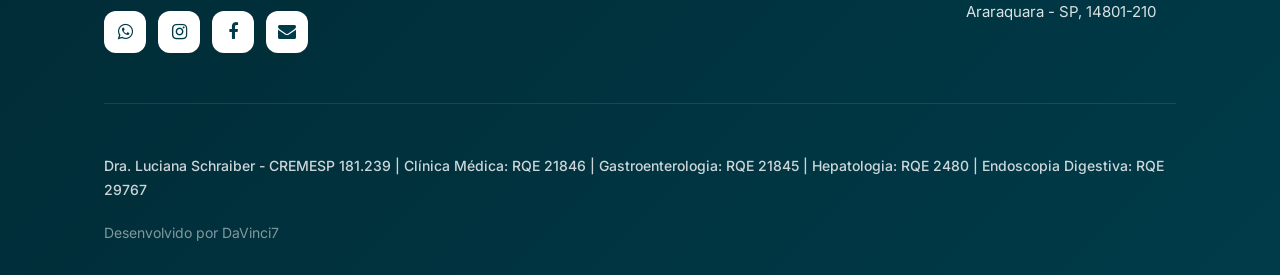
<file: sobre.html>
<!DOCTYPE html>
<html lang="pt-br">

<head>
    <meta charset="UTF-8">
    <meta name="viewport" content="width=device-width, initial-scale=1.0">
    <link rel="stylesheet" href="https://cdnjs.cloudflare.com/ajax/libs/font-awesome/4.7.0/css/font-awesome.css"
        integrity="sha512-5A8nwdMOWrSz20fDsjczgUidUBR8liPYU+WymTZP1lmY9G6Oc7HlZv156XqnsgNUzTyMefFTcsFH/tnJE/+xBg=="
        crossorigin="anonymous" referrerpolicy="no-referrer" />
    <link rel="stylesheet" href="CSS/style.css">
    <title>Sobre a Dra. Luciana Schraiber | Gastroenterologia</title>
</head>

<body>
    <header style="background-image: url('img/img/banner-sobre-novo.png'); background-position: center; background-size: cover;">
        <div class="container">
            <nav>
                <a href="index.html">
                    <img src="img/img/logo.png" alt="Logo Dra. Luciana Schraiber">
                </a>
                <ul class="ul">
                    <a href="index.html">Home</a>
                    <a href="sobre.html">Sobre a Doutora</a>
                    <a href="servicos.html">Especialidades</a>
                    <a class="btn" href="contato.html">Agendar Consulta</a>
                    <div class="close-icon" onclick="closeMenu()">
                        <i class="fa fa-times-circle"></i>
                    </div>
                </ul>
                <div class="menu-icon" onclick="openMenu()">
                    <i class="fa fa-bars"></i>
                </div>
            </nav>

            <section class="banner">
                <div class="banner-text">
                    <h1>Dra. Luciana Schraiber</h1>
                    <p>Dedicação integral à saúde do aparelho digestivo e ao bem-estar de cada paciente.</p>
                </div>
            </section>
        </div>
    </header>


    <section class="sobre">
        <div class="container">
            <div class="sobre-text">
                <h3>Experiência e Cuidado Humanizado</h3>
                <p>A Dra. Luciana Schraiber é médica gastroenterologista dedicada ao diagnóstico e tratamento das
                    patologias que envolvem o sistema digestivo. Com anos de experiência clínica e técnica, sua atuação
                    foca na prevenção de doenças e na promoção de uma vida mais saudável através de diagnósticos
                    precisos.</p>

                <p>Especialista na realização de exames fundamentais como <strong>Endoscopia Digestiva Alta</strong> e
                    <strong>Colonoscopia</strong>, a doutora utiliza tecnologia de ponta para garantir o máximo de
                    conforto e segurança. Seu atendimento é pautado na escuta atenta, essencial para o tratamento de
                    condições complexas como intolerâncias alimentares, refluxo e distúrbios intestinais.
                </p>

                <p>Sua missão vai além do consultório: é oferecer um acompanhamento completo para que o paciente
                    compreenda sua saúde e recupere sua qualidade de vida com confiança e tranquilidade.</p>

                <a href="contato.html" class="btn animate-btn">Agendar uma Consulta</a>
            </div>
            <div class="sobre-img">
                <img src="img/img/sobre-doutora-nova.png" alt="Dra. Luciana Schraiber em seu consultório">
            </div>
        </div>
    </section>


    <footer class="footer">
        <div class="container">
            <div class="footer-content">
                <div class="footer-brand">
                    <img src="img/img/logo.png" alt="Logo Dra. Luciana Schraiber" class="footer-logo">
                    <p>Cuidando da sua saúde digestiva com dedicação, tecnologia e atendimento humanizado.</p>
                    <div class="links">
                        <a href="https://wa.me/5516992807783" target="_blank" aria-label="WhatsApp"> <i class="fa fa-whatsapp"></i> </a>
                        <a href="https://www.instagram.com/scopia.endoscopia/" target="_blank" aria-label="Instagram"> <i class="fa fa-instagram"></i> </a>
                        <a href="https://www.facebook.com/share/1bHiFmFARU/" target="_blank" aria-label="Facebook"> <i class="fa fa-facebook"></i> </a>
                        <a href="mailto:clinicabedran_schraiber@outlook.com" aria-label="E-mail"> <i class="fa fa-envelope"></i> </a>
                    </div>
                </div>
                <div class="footer-contact">
                    <h4>Agendamento</h4>
                    <p><i class="fa fa-whatsapp"></i> (16) 99280-7783</p>
                    <p><i class="fa fa-phone"></i> (16) 3303-2020</p>
                    <p><i class="fa fa-map-marker"></i> Av. São Geraldo, 855 - Centro<br>Araraquara - SP, 14801-210</p>
                </div>
            </div>
            <div class="footer-bottom">
                <p>Dra. Luciana Schraiber - CREMESP 181.239 | Clínica Médica: RQE 21846 | Gastroenterologia: RQE 21845 | Hepatologia: RQE 2480 | Endoscopia Digestiva: RQE 29767</p>
                <p>Desenvolvido por DaVinci7</p>
            </div>
        </div>
    </footer>

    <script src="js/main.js"></script>
</body>

</html>
</file>
<file: CSS/style.css>
@import url('https://fonts.googleapis.com/css2?family=Inter:wght@100..900&display=swap');
*{
    margin: 0;
    padding: 0;
    box-sizing: border-box;
    text-decoration: none;
    outline: none;
    font-family: "Inter", sans-serif;
}

html {
    scroll-behavior: smooth;
}

body{
    background-color: #f8fafb;
    color: #1a2332;
}

section, footer {
    padding: 80px 0;
}

h3{
    font-size: 42px;
    font-weight: 700;
    letter-spacing: -0.5px;
    color: #1a2332;
    line-height: 1.2;
}

p{
    color: #5a6677;
    line-height: 1.7;
    font-size: 16px;
}

.container {
    max-width: 1200px;
    margin: 0 auto;
    padding: 0 5%;
}

/* SECTION TAG */

.section-tag {
    display: inline-flex;
    align-items: center;
    gap: 8px;
    background: #e8f5f0;
    color: #00896b;
    padding: 8px 18px;
    border-radius: 50px;
    font-size: 13px;
    font-weight: 600;
    text-transform: uppercase;
    letter-spacing: 1.2px;
    margin-bottom: 16px;
}

.btn {
    background-color: #003b49;
    color: white;
    padding: 15px 24px;
    border-radius: 12px;
    cursor: pointer;
    display: inline-block;
    transition: all 0.3s ease;
    font-weight: 500;
    font-size: 15px;
}

.btn.animate-btn{
    animation: animate-outline 1.5s ease-out infinite;
}

.btn:hover {
    background-color: #002f3a;
    transform: translateY(-2px);
    box-shadow: 0 6px 20px rgba(0, 59, 73, 0.3);
}

@keyframes animate-outline {
    from{
        outline: 0px solid #003b498a;
    }
    to{
        outline: 15px solid #003b4900;
    }
}

header {
    background-position: center;
    background-size: cover;
    background-attachment: fixed;
    position: relative;
}

header::before {
    content: "";
    position: absolute;
    top: 0; left: 0; right: 0; bottom: 0;
    background: linear-gradient(135deg, rgba(0, 42, 52, 0.85) 0%, rgba(0, 59, 73, 0.65) 100%);
    z-index: 1;
}

header .container {
    position: relative;
    z-index: 2;
}

nav {
    display: flex;
    align-items: center;
    justify-content: space-between;
    padding-top: 30px;
}

nav ul {
    display: flex;
    align-items: center;
}

nav ul a {
    color: white;
    margin: 0 25px;
    text-transform: uppercase;
    font-size: 14px;
    display: block;
}

nav ul a:not(.btn)::after {
    content: "";
    background-color: #bbbcbc;
    height: 3px;
    width: 0%;
    display: block;
    margin: 0 auto;
    transition: 0.3s;
}

nav ul a:hover::after {
    width: 100%;
}

/* MENU MOBILE */

nav .menu-icon {
    cursor: pointer;
    font-size: 25px;
    color: white;
    display: none;
}

nav .close-icon {
    display: none;
    font-size: 30px;
    color: white;
    cursor: pointer;
}



.hero-home {
    background: linear-gradient(135deg, #002a34 0%, #003b49 40%, #00546a 100%);
    position: relative;
    overflow: hidden;
}

.hero-home::before {
    content: "";
    position: absolute;
    top: -50%;
    right: -20%;
    width: 700px;
    height: 700px;
    background: radial-gradient(circle, rgba(255,255,255,0.04) 0%, transparent 70%);
    border-radius: 50%;
    pointer-events: none;
}

.hero-home::after {
    content: "";
    position: absolute;
    bottom: -30%;
    left: -10%;
    width: 500px;
    height: 500px;
    background: radial-gradient(circle, rgba(255,255,255,0.03) 0%, transparent 70%);
    border-radius: 50%;
    pointer-events: none;
}

.hero-banner {
    display: flex;
    align-items: center;
    justify-content: space-between;
    padding: 80px 0 60px 0;
    gap: 40px;
}

.hero-text {
    flex: 1;
    max-width: 560px;
    animation: heroFadeIn 0.8s ease-out;
}

.hero-tag {
    display: inline-flex;
    align-items: center;
    gap: 8px;
    background: rgba(255,255,255,0.1);
    border: 1px solid rgba(255,255,255,0.15);
    color: #7ecad6;
    padding: 8px 18px;
    border-radius: 50px;
    font-size: 13px;
    font-weight: 500;
    text-transform: uppercase;
    letter-spacing: 1.5px;
    margin-bottom: 24px;
    backdrop-filter: blur(10px);
}

.hero-text h1 {
    font-size: 68px;
    color: white;
    line-height: 1.08;
    font-weight: 800;
    margin-bottom: 20px;
    letter-spacing: -1px;
}

.hero-text p {
    font-size: 17px;
    color: rgba(255,255,255,0.7);
    font-weight: 300;
    line-height: 1.7;
    margin-bottom: 32px;
    max-width: 480px;
}

.hero-cta {
    display: flex;
    align-items: center;
    gap: 20px;
    flex-wrap: wrap;
    margin-bottom: 36px;
}

.hero-cta .btn {
    font-size: 15px;
    padding: 16px 28px;
    display: inline-flex;
    align-items: center;
    gap: 8px;
    background: linear-gradient(135deg, #00a67e, #00c896);
    border-radius: 12px;
    font-weight: 600;
    box-shadow: 0 8px 30px rgba(0, 166, 126, 0.35);
}

.hero-cta .btn:hover {
    background: linear-gradient(135deg, #00c896, #00a67e);
    transform: translateY(-2px);
    box-shadow: 0 12px 35px rgba(0, 166, 126, 0.45);
}

.btn-outline {
    color: rgba(255,255,255,0.85);
    font-size: 15px;
    display: inline-flex;
    align-items: center;
    gap: 8px;
    padding: 16px 6px;
    font-weight: 500;
    transition: 0.3s;
}

.btn-outline:hover {
    color: #7ecad6;
}

.btn-outline i {
    transition: transform 0.3s;
}

.btn-outline:hover i {
    transform: translateX(4px);
}

.hero-badges {
    display: flex;
    align-items: center;
    gap: 16px;
    flex-wrap: wrap;
}

.badge-item {
    display: flex;
    align-items: center;
    gap: 8px;
    color: rgba(255,255,255,0.5);
    font-size: 13px;
}

.badge-item i {
    color: #00c896;
    font-size: 15px;
}

/* HERO IMAGE */

.hero-image {
    flex: 1;
    max-width: 500px;
    position: relative;
    display: flex;
    justify-content: center;
    align-items: flex-end;
    animation: heroFadeIn 0.8s ease-out 0.2s both;
}

.hero-image-wrapper {
    position: relative;
    z-index: 2;
    width: 100%;
    max-width: 420px;
}

.hero-image-wrapper::before {
    content: "";
    position: absolute;
    bottom: 0;
    left: 50%;
    transform: translateX(-50%);
    width: 380px;
    height: 380px;
    background: linear-gradient(135deg, rgba(0, 200, 150, 0.2), rgba(126, 202, 214, 0.15));
    border-radius: 50% 50% 50% 50% / 40% 40% 60% 60%;
    z-index: -1;
    filter: blur(2px);
}

.hero-image-wrapper img {
    width: 100%;
    height: auto;
    display: block;
    border-radius: 0 0 30px 30px;
    object-fit: cover;
    max-height: 520px;
    object-position: top center;
}

/* FLOATING CARDS */

.hero-float-card {
    position: absolute;
    z-index: 3;
    background: rgba(255, 255, 255, 0.85);
    backdrop-filter: blur(20px);
    -webkit-backdrop-filter: blur(20px);
    border: 1px solid rgba(255, 255, 255, 0.5);
    border-radius: 16px;
    padding: 14px 20px;
    display: flex;
    align-items: center;
    gap: 14px;
    box-shadow: 0 10px 40px rgba(0, 59, 73, 0.15);
    min-width: 200px;
}

.hero-float-card i {
    font-size: 28px;
    color: #00896b;
}

.hero-float-card strong {
    display: block;
    color: #1a2332;
    font-size: 18px;
    font-weight: 700;
    line-height: 1.2;
}

.hero-float-card span {
    color: #5a6677;
    font-size: 13px;
    font-weight: 500;
}

.hero-float-card.card-top {
    top: 15%;
    left: -30px;
    animation: floatUp 3s ease-in-out infinite;
}

.hero-float-card.card-bottom {
    bottom: 15%;
    right: -20px;
    animation: floatUp 3s ease-in-out 1.5s infinite;
}

@keyframes floatUp {
    0%, 100% { transform: translateY(0); }
    50% { transform: translateY(-10px); }
}

@keyframes heroFadeIn {
    from {
        opacity: 0;
        transform: translateY(24px);
    }
    to {
        opacity: 1;
        transform: translateY(0);
    }
}

/* BANNER PADRÃO (Sobre, Serviços, Contato) */

.banner {
    display: flex;
    justify-content: center;
    align-items: center;
    padding: 180px 0 100px;
}

.banner-text {
    text-align: center;
    padding: 0 40px;
    max-width: 800px;
}

.banner .banner-text h1 {
    font-size: 64px;
    color: white;
    font-weight: 800;
    margin-bottom: 24px;
    letter-spacing: -1px;
    text-shadow: 0 4px 20px rgba(0, 0, 0, 0.4);
}

.banner .banner-text p {
    font-size: 20px;
    color: rgba(255, 255, 255, 0.95);
    font-weight: 400;
    line-height: 1.6;
    text-shadow: 0 2px 10px rgba(0, 0, 0, 0.5);
}

/* FACA MAIS */

.faca-mais {
    background: white;
}

.faca-mais:nth-of-type(even) {
    background: #f8fafb;
}

.faca-mais .container {
    display: flex;
    align-items: center;
    gap: 60px;
}

.faca-mais .faca-mais-text {
    width: 50%;
    padding: 0;
}

.faca-mais .faca-mais-text h3 {
    font-size: 38px;
    margin-bottom: 16px;
}

.faca-mais .faca-mais-text p {
    margin: 0 0 24px 0;
    font-size: 16px;
    line-height: 1.8;
}

.faca-mais .faca-mais-img {
    width: 50%;
}

.faca-mais .faca-mais-img img {
    width: 100%;
    border-radius: 20px;
    box-shadow: 0 20px 60px rgba(0, 59, 73, 0.1);
    transition: transform 0.4s ease;
}

.faca-mais .faca-mais-img img:hover {
    transform: scale(1.02);
}


/* DEPOIMENTOS */

.depoimentos {
    background: linear-gradient(135deg, #f0f7f4 0%, #f8fafb 100%);
}

.depoimentos h3 {
    text-align: center;
}

.depoimentos > .container > p {
    margin-bottom: 40px;
    text-align: center;
}

.depoimentos > .container > .section-tag {
    display: flex;
    justify-content: center;
}

.cards {
    display: flex;
    justify-content: center;
    flex-wrap: nowrap;
    gap: 24px;
}

.depoimentos .card-item {
    background-color: white;
    border-radius: 20px;
    padding: 32px 28px;
    flex: 1;
    min-width: 0;
    transition: all 0.4s ease;
    box-shadow: 0 4px 20px rgba(0, 0, 0, 0.06);
    border: 1px solid rgba(0, 0, 0, 0.04);
    display: flex;
    flex-direction: column;
    justify-content: space-between;
}

.depoimentos .card-item:hover {
    transform: translateY(-8px);
    box-shadow: 0 16px 40px rgba(0, 59, 73, 0.12);
}

.card-quote {
    margin-bottom: 16px;
}

.card-quote i {
    font-size: 28px;
    color: #00c896;
    opacity: 0.6;
}

.depoimentos .card-item .depoimento-user {
    font-size: 15px;
    line-height: 1.7;
    color: #5a6677;
    font-style: italic;
    margin-bottom: 24px;
    flex-grow: 1;
}

.card-footer {
    display: flex;
    align-items: center;
    gap: 14px;
    padding-top: 20px;
    border-top: 1px solid #eef2f5;
}

.card-footer img {
    width: 50px;
    height: 50px;
    border-radius: 50%;
    object-fit: cover;
    border: 2px solid #e8f5f0;
}

.depoimentos .card-item .nome-user {
    font-weight: 700;
    font-size: 15px;
    color: #1a2332;
    margin-bottom: 2px;
}

.depoimentos .card-item .estrelas {
    margin: 0;
    border-top: none;
}

.depoimentos .card-item .estrelas i {
    color: #f5a623;
    font-size: 13px;
    margin-right: 1px;
}


/* CLIENTES / CONVÊNIOS */

.clientes {
    background: white;
}

.clientes h3,
.clientes p {
    text-align: center;
}

.clientes > .container > p {
    margin-bottom: 40px;
}

.clientes > .container > .section-tag {
    display: flex;
    justify-content: center;
}

.logos-grid {
    display: flex;
    align-items: center;
    justify-content: center;
    flex-wrap: wrap;
    gap: 24px;
}

.logo-item {
    background: #f8fafb;
    border: 1px solid #eef2f5;
    border-radius: 16px;
    padding: 16px 24px;
    display: flex;
    align-items: center;
    justify-content: center;
    transition: all 0.3s ease;
    min-width: 220px;
    min-height: 120px;
}

.logo-item:hover {
    background: white;
    box-shadow: 0 8px 24px rgba(0, 0, 0, 0.08);
    transform: translateY(-4px);
}

.logo-item img {
    width: 100%;
    max-width: 280px;
    max-height: 100px;
    object-fit: contain;
    filter: grayscale(30%);
    opacity: 0.85;
    transition: all 0.3s ease;
}

.logo-item:hover img {
    filter: grayscale(0%);
    opacity: 1;
}


/* FOOTER */

.footer {
    background: linear-gradient(135deg, #002a34 0%, #003b49 100%);
    padding: 80px 0 30px;
}

.footer-content {
    display: flex;
    justify-content: space-between;
    align-items: flex-start;
    flex-wrap: wrap;
    gap: 40px;
    margin-bottom: 50px;
    border-bottom: 1px solid rgba(255, 255, 255, 0.1);
    padding-bottom: 50px;
}

.footer-brand {
    max-width: 400px;
}

.footer-logo {
    max-width: 260px;
    margin-bottom: 24px;
}

.footer-brand p {
    color: rgba(255, 255, 255, 0.7);
    margin-bottom: 24px;
    font-size: 15px;
    line-height: 1.8;
}

.footer .links {
    display: flex;
    gap: 12px;
}

.footer .links a i {
    color: #003b49;
    font-size: 18px;
    background-color: white;
    border-radius: 12px;
    width: 42px;
    height: 42px;
    display: flex;
    align-items: center;
    justify-content: center;
    transition: all 0.3s ease;
}

.footer .links a:hover i {
    background-color: #00c896;
    color: white;
    transform: translateY(-3px);
    box-shadow: 0 8px 20px rgba(0, 200, 150, 0.3);
}

.footer-contact h4 {
    color: white;
    font-size: 20px;
    margin-bottom: 24px;
    font-weight: 600;
}

.footer-contact p {
    color: rgba(255, 255, 255, 0.85);
    display: flex;
    align-items: flex-start;
    gap: 14px;
    margin-bottom: 18px;
    font-size: 15px;
}

.footer-contact p i {
    color: #00c896;
    font-size: 20px;
    margin-top: 2px;
}

.footer-bottom {
    display: flex;
    justify-content: space-between;
    align-items: center;
    flex-wrap: wrap;
    gap: 20px;
}

.footer-bottom p {
    color: rgba(255, 255, 255, 0.5);
    margin: 0;
    font-size: 14px;
}

.footer-bottom p:first-child {
    color: rgba(255, 255, 255, 0.8);
    font-weight: 500;
}


/* PÁGINA SOBRE */

.sobre .container{
    display: flex;
    align-items: center;
    justify-content: space-between;
    gap: 60px;
}

.sobre .sobre-text{
    width: 50%;
    padding-right: 0;
}

.sobre .sobre-text p {
    margin: 0 0 24px 0;
    color: #5a6677;
    line-height: 1.8;
}

.sobre .sobre-img {
    width: 50%;
}

.sobre .sobre-img img {
    width: 100%;
    border-radius: 20px;
    box-shadow: 0 20px 60px rgba(0, 59, 73, 0.1);
}



/* PÁGINA SERVIÇOS */

.servicos {
    background: #f8fafb;
}

.servicos h3 {
    text-align: center;
}

.servicos .container > p {
    text-align: center;
    margin-bottom: 40px;
}

.servicos .rows-cards{
    display: grid;
    grid-template-columns: repeat(auto-fit, minmax(320px, 1fr));
    gap: 24px;
    margin-top: 20px;
}

.servicos .row-card-item{
    background-color: white;
    padding: 32px;
    border-radius: 20px;
    transition: all 0.4s ease;
    box-shadow: 0 4px 20px rgba(0, 0, 0, 0.05);
    border: 1px solid rgba(0, 0, 0, 0.04);
}

.servicos .row-card-item:hover {
    transform: translateY(-8px);
    box-shadow: 0 16px 40px rgba(0, 59, 73, 0.12);
}

.servicos .row-card-item .nome-servico {
    margin: 16px 0 12px;
    font-size: 22px;
    color: #1a2332;
    font-weight: 700;
}

.servicos .row-card-item .descricao-servico {
    color: #5a6677;
    line-height: 1.7;
}

    /* DADOS SERVIÇOS */

.dados{
    background: #bbbcbc;
}    

.dados .container{
    display: flex;
    justify-content: center;
    flex-wrap: wrap;
}

.dados .dados-item{
    text-align: center;
    margin: 15px;
    color: #000000be;
}

.dados .dados-item img{
    background-color:  #003b49;
    border-radius: 14px;
    padding: 10px;
    margin-bottom: 15px;
    width: 80px;
}

.dados .dados-item p {
    font-size: 18px;
}

.dados .dados-item p strong {
    font-size: 28px;
}


    /* PÁGINA CONTATO */

.contato-info{
    display: flex;
    justify-content: space-between;
    margin-top: 50px;
    gap: 50px;
}    

.contato-info .left-side{
    width: 45%;
    padding: 40px;
    background: linear-gradient(135deg, #002a34 0%, #003b49 100%);
    border-radius: 20px;
    height: fit-content;
    box-shadow: 0 20px 40px rgba(0, 59, 73, 0.15);
}

.contato-info .left-side div {
    display: flex;
    align-items: center;
    margin-bottom: 24px;
}

.contato-info .left-side div:last-child {
    margin-bottom: 0;
}

.contato-info .left-side div i {
    font-size: 20px;
    margin-right: 20px;
    color: #00c896;
    background: rgba(255,255,255,0.1);
    width: 48px;
    height: 48px;
    display: flex;
    align-items: center;
    justify-content: center;
    border-radius: 12px;
}

.contato-info .left-side div p {
    font-size: 16px;
    color: rgba(255,255,255,0.9);
    line-height: 1.6;
    margin: 0;
}

.contato-info .right-side {
    width: 55%;
    background: white;
    padding: 40px;
    border-radius: 20px;
    box-shadow: 0 4px 20px rgba(0, 0, 0, 0.05);
    border: 1px solid rgba(0, 0, 0, 0.04);
}

.contato-info .right-side input,
.contato-info .right-side textarea {
    display: block;
    width: 100%;
    margin-bottom: 20px;
    padding: 16px 20px;
    border-radius: 12px;
    transition: all 0.3s ease;
    border: 2px solid #eef2f5;
    background: #f8fafb;
    color: #1a2332;
    font-size: 15px;
}

.contato-info .right-side textarea {
    resize: vertical;
    min-height: 140px;
}

.contato-info .right-side input:focus,
.contato-info .right-side textarea:focus{
    border-color: #00c896;
    background: white;
    box-shadow: 0 4px 15px rgba(0, 200, 150, 0.08);
}

.contato-info .right-side button {
    border: none;
    width: 100%;
    font-size: 16px;
    font-weight: 600;
}


@media(max-width: 830px){
    /* MENU MOBILE */
    .ul{
        position: fixed;
        top: 0;
        left: 0;
        background: #003b49;
        width: 100%;
        height: 100%;
        flex-direction: column;
        align-items: center;
        justify-content: center;
        clip-path: circle(0% at 100% 0);
        transition: 0.7s;
        z-index: 999;
    }

    .ul.open {
        clip-path: circle(141.4% at 100% 0);
    }
    .ul a {
        margin: 10px 0;
        font-size: 16px;
    }
    nav .menu-icon{
        display: block;
    }
    nav .close-icon {
        display: block;
        position: absolute;
        top: 46px;
        right: 28px;
    }

    /* PÁGINA HOME RESPONSIVO */

    .hero-banner {
        flex-direction: column;
        padding: 40px 0 30px 0;
        text-align: center;
    }

    .hero-text {
        max-width: 100%;
        order: 2;
    }

    .hero-text p {
        max-width: 100%;
    }

    .hero-cta {
        justify-content: center;
    }

    .hero-badges {
        justify-content: center;
    }

    .hero-image {
        max-width: 340px;
        order: 1;
        margin-bottom: 20px;
    }

    .hero-float-card {
        display: none;
    }

    .hero-image-wrapper::before {
        width: 280px;
        height: 280px;
    }

    .hero-text h1 {
        font-size: 48px;
    }

    .banner .banner-text{
        padding: 0;
        margin: 60px 20px;
    }
    .banner .banner-text h1{
        font-size: 80px;
    }

    .banner .banner-text p{
        font-size: 15px;
    }


    /* SEÇÕES RESPONSIVAS */

    .faca-mais .container{
        flex-direction: column;
        gap: 30px;
    }
    .faca-mais .faca-mais-text {
        margin-top: 10px;
        padding: 0;
        order: 1;
    }
    .faca-mais .faca-mais-text h3{
        font-size: 32px;
    }
    .faca-mais .faca-mais-text,
    .faca-mais .faca-mais-img{
        width: 100%;
    }

    .cards {
        flex-direction: column;
    }

    .depoimentos .card-item {
        width: 100%;
    }

    .servicos .row-card-item{
        width: 100%;
    }

    .logo-item {
        min-width: 180px;
        padding: 12px 20px;
    }


    /* PÁGINA SOBRE RESPONSIVO */

    .sobre .container{
        flex-direction: column-reverse;
    }

    .sobre .sobre-img,
    .sobre .sobre-text{
        width: 100%;
    }

    .sobre .sobre-text{
        margin-top: 40px;
        padding-right: 0;
    }

    /* PÁGINA CONTATO RESPONSIVO */

    .contato .contato-info{
        flex-direction: column;
    }
    .contato-info .right-side,
    .contato-info .left-side{
        width: 100%;
        margin-right: 0;
    }

    .contato-info .right-side{
        margin-bottom: 30px;
    }

    .contato-info .left-side{
        margin-bottom: 50px;
    }

    /* FOOTER RESPONSIVO */
    
    .footer-content {
        flex-direction: column;
        gap: 40px;
    }
    
    .footer-bottom {
        flex-direction: column;
        text-align: center;
        gap: 12px;
    }
}

@media (max-width:500px) {
    .hero-text h1 {
        font-size: 36px;
    }

    .hero-tag {
        font-size: 11px;
        padding: 6px 14px;
    }

    .hero-cta {
        flex-direction: column;
        gap: 10px;
    }

    .hero-image {
        max-width: 260px;
    }

    .banner .banner-text h1{
        font-size: 7.5vw;
    }
    .banner .banner-text{
        margin: 40px 0;
    }
    .faca-mais .faca-mais-text h3,
    h3 {
        font-size: 32px;
    }
    .faca-mais .faca-mais-text {
        padding: 0;
    }
}
</file>
